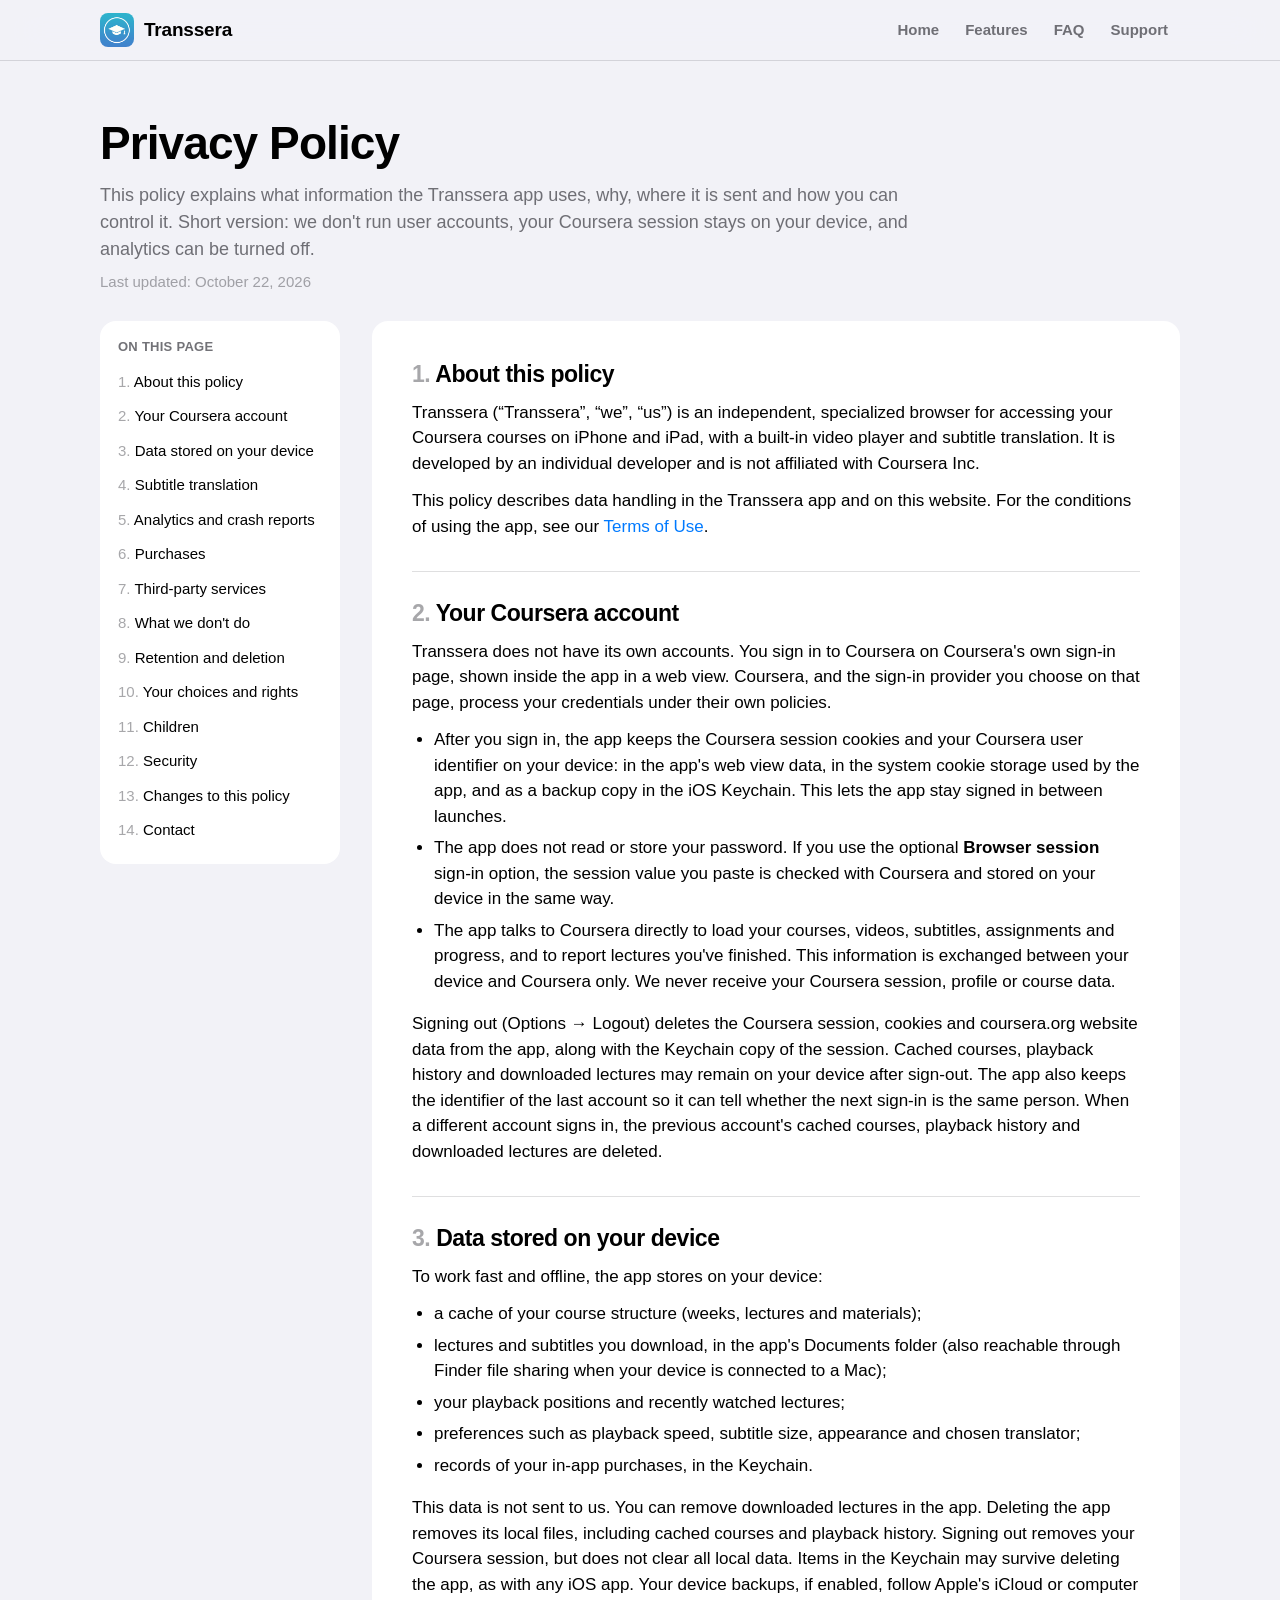
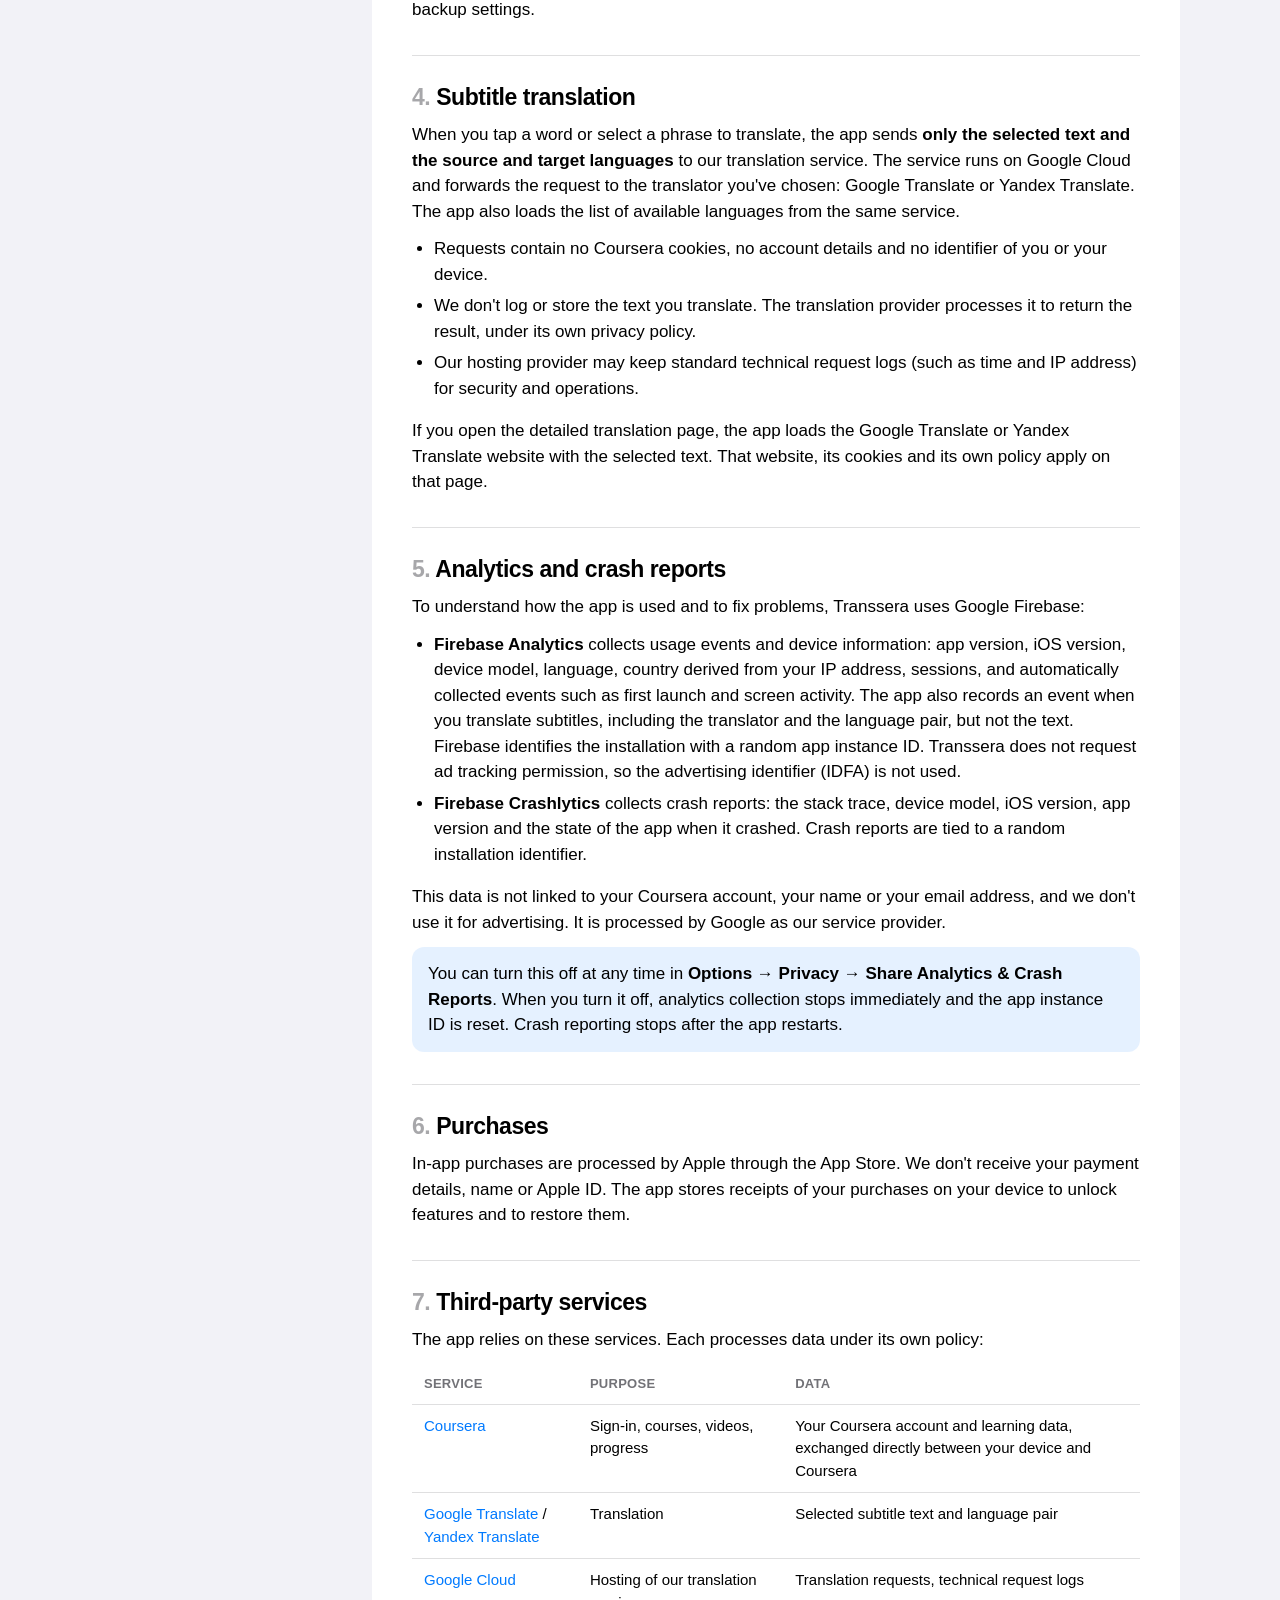
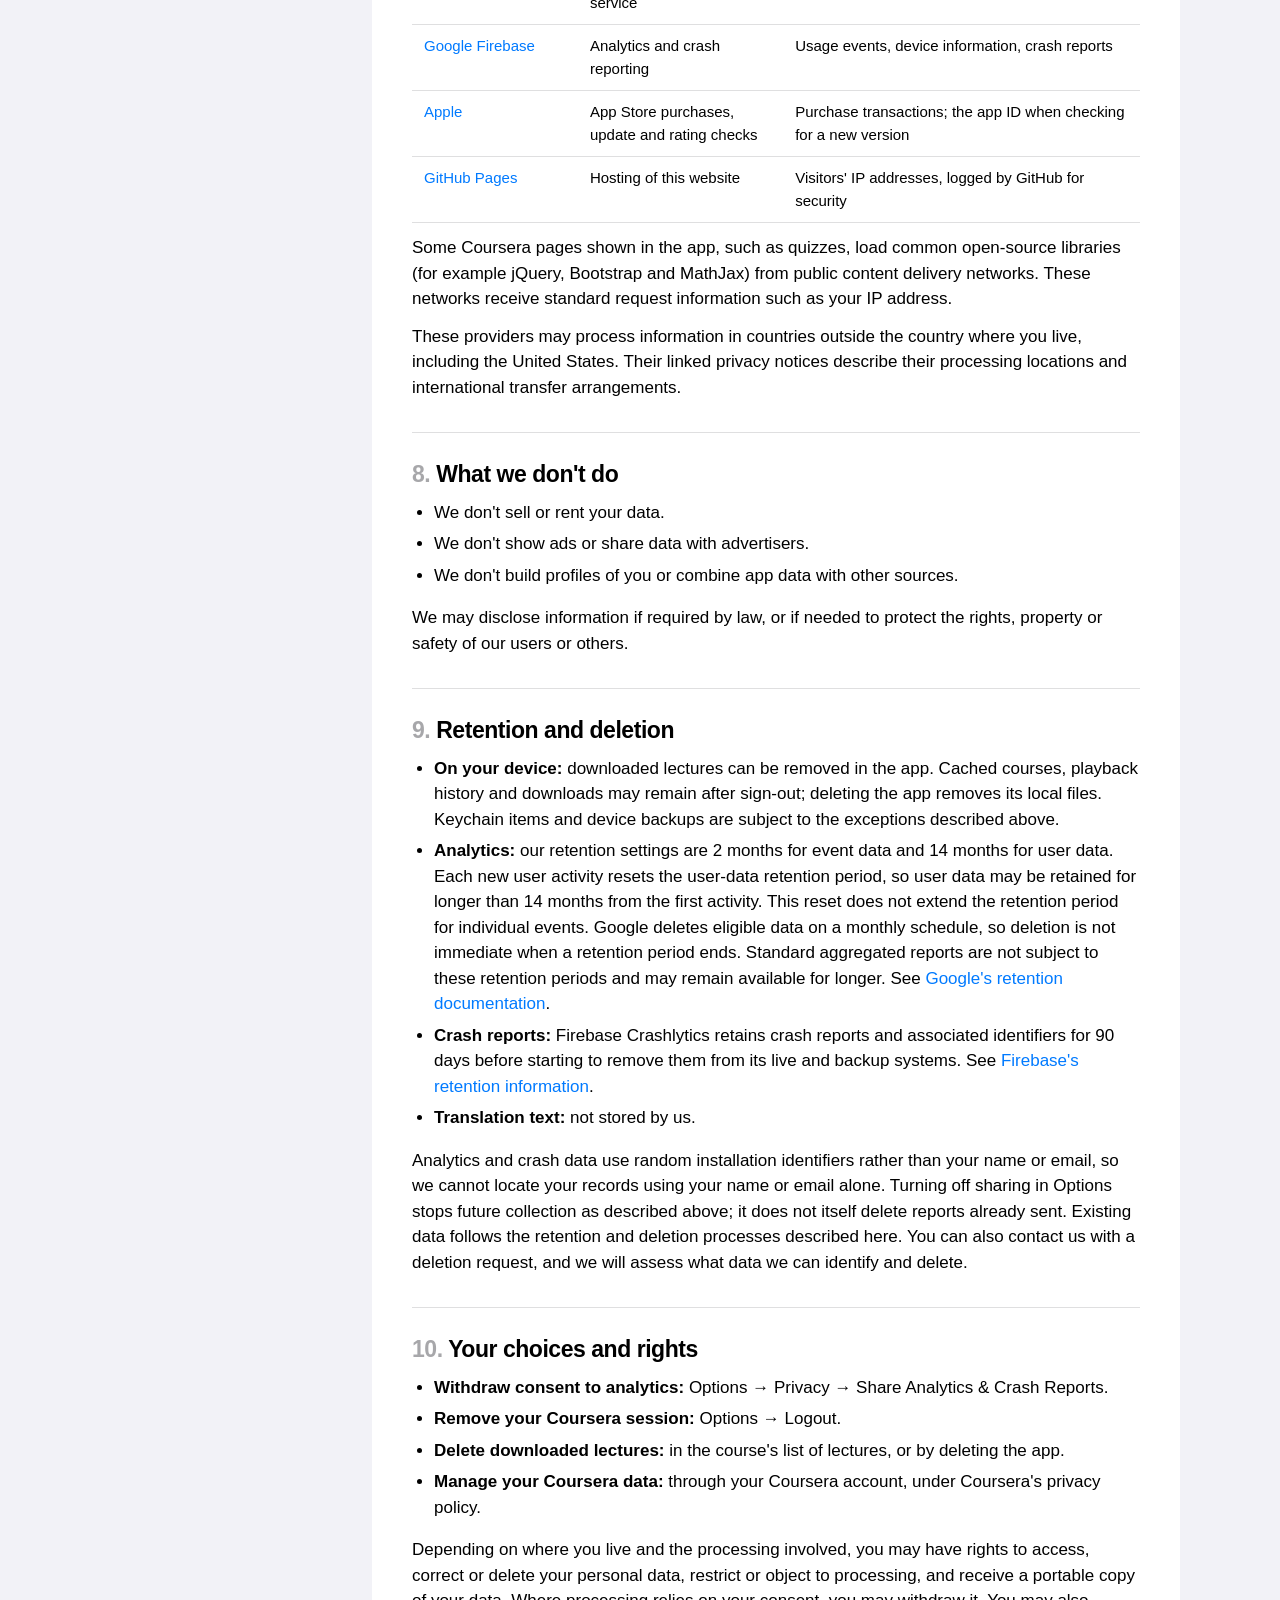
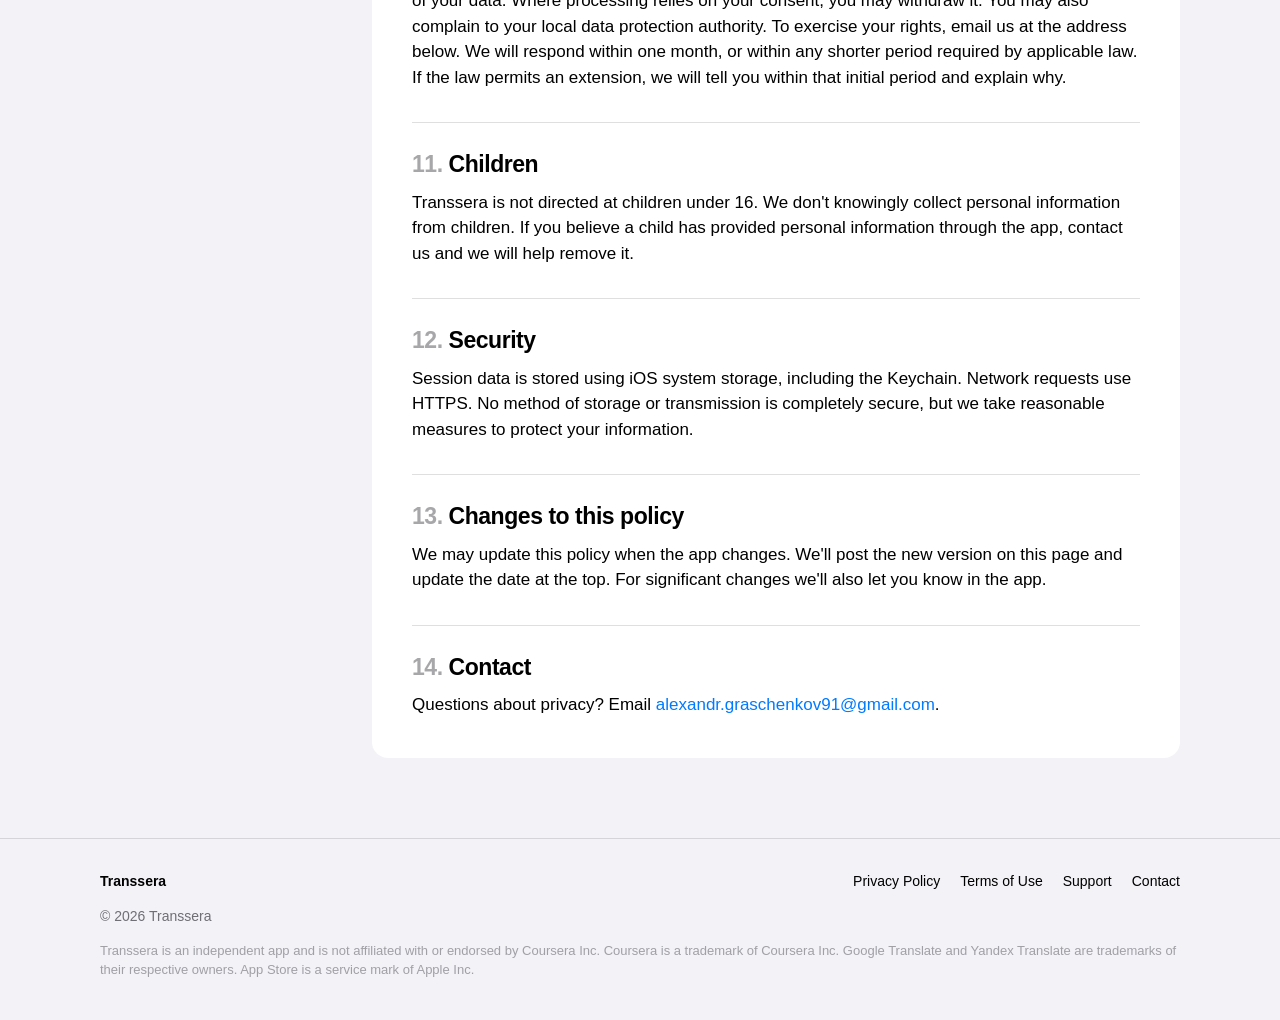
<file: privacy_policy.html>
<!DOCTYPE html>
<html lang="en">
<head>
  <meta charset="utf-8">
  <meta name="viewport" content="width=device-width, initial-scale=1">
  <title>Privacy Policy — Transsera</title>
  <meta name="description" content="How the Transsera iOS app handles your data: Coursera sign-in, subtitle translation, analytics and crash reports, purchases and your choices.">
  <meta name="theme-color" content="#2eb5ce">
  <meta property="og:type" content="article">
  <meta property="og:title" content="Transsera Privacy Policy">
  <meta property="og:description" content="What data the Transsera app uses, where it goes and how to control it.">
  <meta property="og:image" content="https://alexandrgraschenkov.github.io/transsera-web/assets/og-image.jpg">
  <meta property="og:url" content="https://alexandrgraschenkov.github.io/transsera-web/privacy_policy.html">
  <link rel="canonical" href="https://alexandrgraschenkov.github.io/transsera-web/privacy_policy.html">
  <link rel="icon" type="image/png" href="assets/favicon.png">
  <link rel="apple-touch-icon" href="assets/apple-touch-icon.png">
  <link rel="stylesheet" href="assets/style.css">
</head>
<body>
  <a class="skip" href="#main">Skip to content</a>
  <header class="site-header">
    <div class="wrap">
      <a class="brand" href="./" aria-label="Transsera home"><img src="assets/icon.png" alt="" width="34" height="34"><span>Transsera</span></a>
      <nav class="nav" aria-label="Main">
        <a href="./" class="nav-optional">Home</a>
        <a href="./#features">Features</a>
        <a href="./#faq">FAQ</a>
        <a href="support_page.html">Support</a>
      </nav>
    </div>
  </header>

  <main id="main">
    <div class="wrap">
      <div class="page-head">
        <h1>Privacy Policy</h1>
        <p>This policy explains what information the Transsera app uses, why, where it is sent and how you can control it. Short version: we don't run user accounts, your Coursera session stays on your device, and analytics can be turned off.</p>
        <p class="updated">Last updated: October 22, 2026</p>
      </div>

      <div class="doc-layout">
        <nav class="toc" aria-label="On this page">
          <b>On this page</b>
          <ol>
            <li><a href="#about">About this policy</a></li>
            <li><a href="#coursera">Your Coursera account</a></li>
            <li><a href="#device">Data stored on your device</a></li>
            <li><a href="#translation">Subtitle translation</a></li>
            <li><a href="#analytics">Analytics and crash reports</a></li>
            <li><a href="#purchases">Purchases</a></li>
            <li><a href="#third-parties">Third-party services</a></li>
            <li><a href="#sharing">What we don't do</a></li>
            <li><a href="#retention">Retention and deletion</a></li>
            <li><a href="#choices">Your choices and rights</a></li>
            <li><a href="#children">Children</a></li>
            <li><a href="#security">Security</a></li>
            <li><a href="#changes">Changes to this policy</a></li>
            <li><a href="#contact">Contact</a></li>
          </ol>
        </nav>

        <article class="doc">
          <section id="about">
            <h2>About this policy</h2>
            <p>Transsera (“Transsera”, “we”, “us”) is an independent, specialized browser for accessing your Coursera courses on iPhone and iPad, with a built-in video player and subtitle translation. It is developed by an individual developer and is not affiliated with Coursera Inc.</p>
            <p>This policy describes data handling in the Transsera app and on this website. For the conditions of using the app, see our <a href="terms.html">Terms of Use</a>.</p>
          </section>

          <section id="coursera">
            <h2>Your Coursera account</h2>
            <p>Transsera does not have its own accounts. You sign in to Coursera on Coursera's own sign-in page, shown inside the app in a web view. Coursera, and the sign-in provider you choose on that page, process your credentials under their own policies.</p>
            <ul>
              <li>After you sign in, the app keeps the Coursera session cookies and your Coursera user identifier on your device: in the app's web view data, in the system cookie storage used by the app, and as a backup copy in the iOS Keychain. This lets the app stay signed in between launches.</li>
              <li>The app does not read or store your password. If you use the optional <b>Browser session</b> sign-in option, the session value you paste is checked with Coursera and stored on your device in the same way.</li>
              <li>The app talks to Coursera directly to load your courses, videos, subtitles, assignments and progress, and to report lectures you've finished. This information is exchanged between your device and Coursera only. We never receive your Coursera session, profile or course data.</li>
            </ul>
            <p>Signing out (Options → Logout) deletes the Coursera session, cookies and coursera.org website data from the app, along with the Keychain copy of the session. Cached courses, playback history and downloaded lectures may remain on your device after sign-out. The app also keeps the identifier of the last account so it can tell whether the next sign-in is the same person. When a different account signs in, the previous account's cached courses, playback history and downloaded lectures are deleted.</p>
          </section>

          <section id="device">
            <h2>Data stored on your device</h2>
            <p>To work fast and offline, the app stores on your device:</p>
            <ul>
              <li>a cache of your course structure (weeks, lectures and materials);</li>
              <li>lectures and subtitles you download, in the app's Documents folder (also reachable through Finder file sharing when your device is connected to a Mac);</li>
              <li>your playback positions and recently watched lectures;</li>
              <li>preferences such as playback speed, subtitle size, appearance and chosen translator;</li>
              <li>records of your in-app purchases, in the Keychain.</li>
            </ul>
            <p>This data is not sent to us. You can remove downloaded lectures in the app. Deleting the app removes its local files, including cached courses and playback history. Signing out removes your Coursera session, but does not clear all local data. Items in the Keychain may survive deleting the app, as with any iOS app. Your device backups, if enabled, follow Apple's iCloud or computer backup settings.</p>
          </section>

          <section id="translation">
            <h2>Subtitle translation</h2>
            <p>When you tap a word or select a phrase to translate, the app sends <b>only the selected text and the source and target languages</b> to our translation service. The service runs on Google Cloud and forwards the request to the translator you've chosen: Google Translate or Yandex Translate. The app also loads the list of available languages from the same service.</p>
            <ul>
              <li>Requests contain no Coursera cookies, no account details and no identifier of you or your device.</li>
              <li>We don't log or store the text you translate. The translation provider processes it to return the result, under its own privacy policy.</li>
              <li>Our hosting provider may keep standard technical request logs (such as time and IP address) for security and operations.</li>
            </ul>
            <p>If you open the detailed translation page, the app loads the Google Translate or Yandex Translate website with the selected text. That website, its cookies and its own policy apply on that page.</p>
          </section>

          <section id="analytics">
            <h2>Analytics and crash reports</h2>
            <p>To understand how the app is used and to fix problems, Transsera uses Google Firebase:</p>
            <ul>
              <li><b>Firebase Analytics</b> collects usage events and device information: app version, iOS version, device model, language, country derived from your IP address, sessions, and automatically collected events such as first launch and screen activity. The app also records an event when you translate subtitles, including the translator and the language pair, but not the text. Firebase identifies the installation with a random app instance ID. Transsera does not request ad tracking permission, so the advertising identifier (IDFA) is not used.</li>
              <li><b>Firebase Crashlytics</b> collects crash reports: the stack trace, device model, iOS version, app version and the state of the app when it crashed. Crash reports are tied to a random installation identifier.</li>
            </ul>
            <p>This data is not linked to your Coursera account, your name or your email address, and we don't use it for advertising. It is processed by Google as our service provider.</p>
            <p class="note">You can turn this off at any time in <b>Options → Privacy → Share Analytics &amp; Crash Reports</b>. When you turn it off, analytics collection stops immediately and the app instance ID is reset. Crash reporting stops after the app restarts.</p>
          </section>

          <section id="purchases">
            <h2>Purchases</h2>
            <p>In-app purchases are processed by Apple through the App Store. We don't receive your payment details, name or Apple ID. The app stores receipts of your purchases on your device to unlock features and to restore them.</p>
          </section>

          <section id="third-parties">
            <h2>Third-party services</h2>
            <p>The app relies on these services. Each processes data under its own policy:</p>
            <div class="table-scroll">
              <table>
                <thead><tr><th>Service</th><th>Purpose</th><th>Data</th></tr></thead>
                <tbody>
                  <tr><td><a href="https://www.coursera.org/about/privacy" target="_blank" rel="noopener">Coursera</a></td><td>Sign-in, courses, videos, progress</td><td>Your Coursera account and learning data, exchanged directly between your device and Coursera</td></tr>
                  <tr><td><a href="https://policies.google.com/privacy" target="_blank" rel="noopener">Google Translate</a> / <a href="https://yandex.com/legal/confidential/" target="_blank" rel="noopener">Yandex Translate</a></td><td>Translation</td><td>Selected subtitle text and language pair</td></tr>
                  <tr><td><a href="https://cloud.google.com/terms/cloud-privacy-notice" target="_blank" rel="noopener">Google Cloud</a></td><td>Hosting of our translation service</td><td>Translation requests, technical request logs</td></tr>
                  <tr><td><a href="https://firebase.google.com/support/privacy" target="_blank" rel="noopener">Google Firebase</a></td><td>Analytics and crash reporting</td><td>Usage events, device information, crash reports</td></tr>
                  <tr><td><a href="https://www.apple.com/legal/privacy/" target="_blank" rel="noopener">Apple</a></td><td>App Store purchases, update and rating checks</td><td>Purchase transactions; the app ID when checking for a new version</td></tr>
                  <tr><td><a href="https://docs.github.com/en/site-policy/privacy-policies/github-general-privacy-statement" target="_blank" rel="noopener">GitHub Pages</a></td><td>Hosting of this website</td><td>Visitors' IP addresses, logged by GitHub for security</td></tr>
                </tbody>
              </table>
            </div>
            <p>Some Coursera pages shown in the app, such as quizzes, load common open-source libraries (for example jQuery, Bootstrap and MathJax) from public content delivery networks. These networks receive standard request information such as your IP address.</p>
            <p>These providers may process information in countries outside the country where you live, including the United States. Their linked privacy notices describe their processing locations and international transfer arrangements.</p>
          </section>

          <section id="sharing">
            <h2>What we don't do</h2>
            <ul>
              <li>We don't sell or rent your data.</li>
              <li>We don't show ads or share data with advertisers.</li>
              <li>We don't build profiles of you or combine app data with other sources.</li>
            </ul>
            <p>We may disclose information if required by law, or if needed to protect the rights, property or safety of our users or others.</p>
          </section>

          <section id="retention">
            <h2>Retention and deletion</h2>
            <ul>
              <li><b>On your device:</b> downloaded lectures can be removed in the app. Cached courses, playback history and downloads may remain after sign-out; deleting the app removes its local files. Keychain items and device backups are subject to the exceptions described above.</li>
              <li><b>Analytics:</b> our retention settings are 2 months for event data and 14 months for user data. Each new user activity resets the user-data retention period, so user data may be retained for longer than 14 months from the first activity. This reset does not extend the retention period for individual events. Google deletes eligible data on a monthly schedule, so deletion is not immediate when a retention period ends. Standard aggregated reports are not subject to these retention periods and may remain available for longer. See <a href="https://support.google.com/analytics/answer/7667196?hl=en" target="_blank" rel="noopener">Google's retention documentation</a>.</li>
              <li><b>Crash reports:</b> Firebase Crashlytics retains crash reports and associated identifiers for 90 days before starting to remove them from its live and backup systems. See <a href="https://firebase.google.com/support/privacy" target="_blank" rel="noopener">Firebase's retention information</a>.</li>
              <li><b>Translation text:</b> not stored by us.</li>
            </ul>
            <p>Analytics and crash data use random installation identifiers rather than your name or email, so we cannot locate your records using your name or email alone. Turning off sharing in Options stops future collection as described above; it does not itself delete reports already sent. Existing data follows the retention and deletion processes described here. You can also contact us with a deletion request, and we will assess what data we can identify and delete.</p>
          </section>

          <section id="choices">
            <h2>Your choices and rights</h2>
            <ul>
              <li><b>Withdraw consent to analytics:</b> Options → Privacy → Share Analytics &amp; Crash Reports.</li>
              <li><b>Remove your Coursera session:</b> Options → Logout.</li>
              <li><b>Delete downloaded lectures:</b> in the course's list of lectures, or by deleting the app.</li>
              <li><b>Manage your Coursera data:</b> through your Coursera account, under Coursera's privacy policy.</li>
            </ul>
            <p>Depending on where you live and the processing involved, you may have rights to access, correct or delete your personal data, restrict or object to processing, and receive a portable copy of your data. Where processing relies on your consent, you may withdraw it. You may also complain to your local data protection authority. To exercise your rights, email us at the address below. We will respond within one month, or within any shorter period required by applicable law. If the law permits an extension, we will tell you within that initial period and explain why.</p>
          </section>

          <section id="children">
            <h2>Children</h2>
            <p>Transsera is not directed at children under 16. We don't knowingly collect personal information from children. If you believe a child has provided personal information through the app, contact us and we will help remove it.</p>
          </section>

          <section id="security">
            <h2>Security</h2>
            <p>Session data is stored using iOS system storage, including the Keychain. Network requests use HTTPS. No method of storage or transmission is completely secure, but we take reasonable measures to protect your information.</p>
          </section>

          <section id="changes">
            <h2>Changes to this policy</h2>
            <p>We may update this policy when the app changes. We'll post the new version on this page and update the date at the top. For significant changes we'll also let you know in the app.</p>
          </section>

          <section id="contact">
            <h2>Contact</h2>
            <p>Questions about privacy? Email <a href="mailto:alexandr.graschenkov91@gmail.com?subject=Transsera%20Privacy">alexandr.graschenkov91@gmail.com</a>.</p>
          </section>
        </article>
      </div>
    </div>
  </main>

  <footer class="site-footer">
    <div class="wrap">
      <div class="footer-top">
        <strong style="color:var(--text)">Transsera</strong>
        <nav aria-label="Legal">
          <a href="privacy_policy.html" aria-current="page">Privacy Policy</a>
          <a href="terms.html">Terms of Use</a>
          <a href="support_page.html">Support</a>
          <a href="mailto:alexandr.graschenkov91@gmail.com?subject=Transsera%20App">Contact</a>
        </nav>
      </div>
      <p>© 2026 Transsera</p>
      <p class="disclaimer">Transsera is an independent app and is not affiliated with or endorsed by Coursera Inc. Coursera is a trademark of Coursera Inc. Google Translate and Yandex Translate are trademarks of their respective owners. App Store is a service mark of Apple Inc.</p>
    </div>
  </footer>
</body>
</html>
</file>
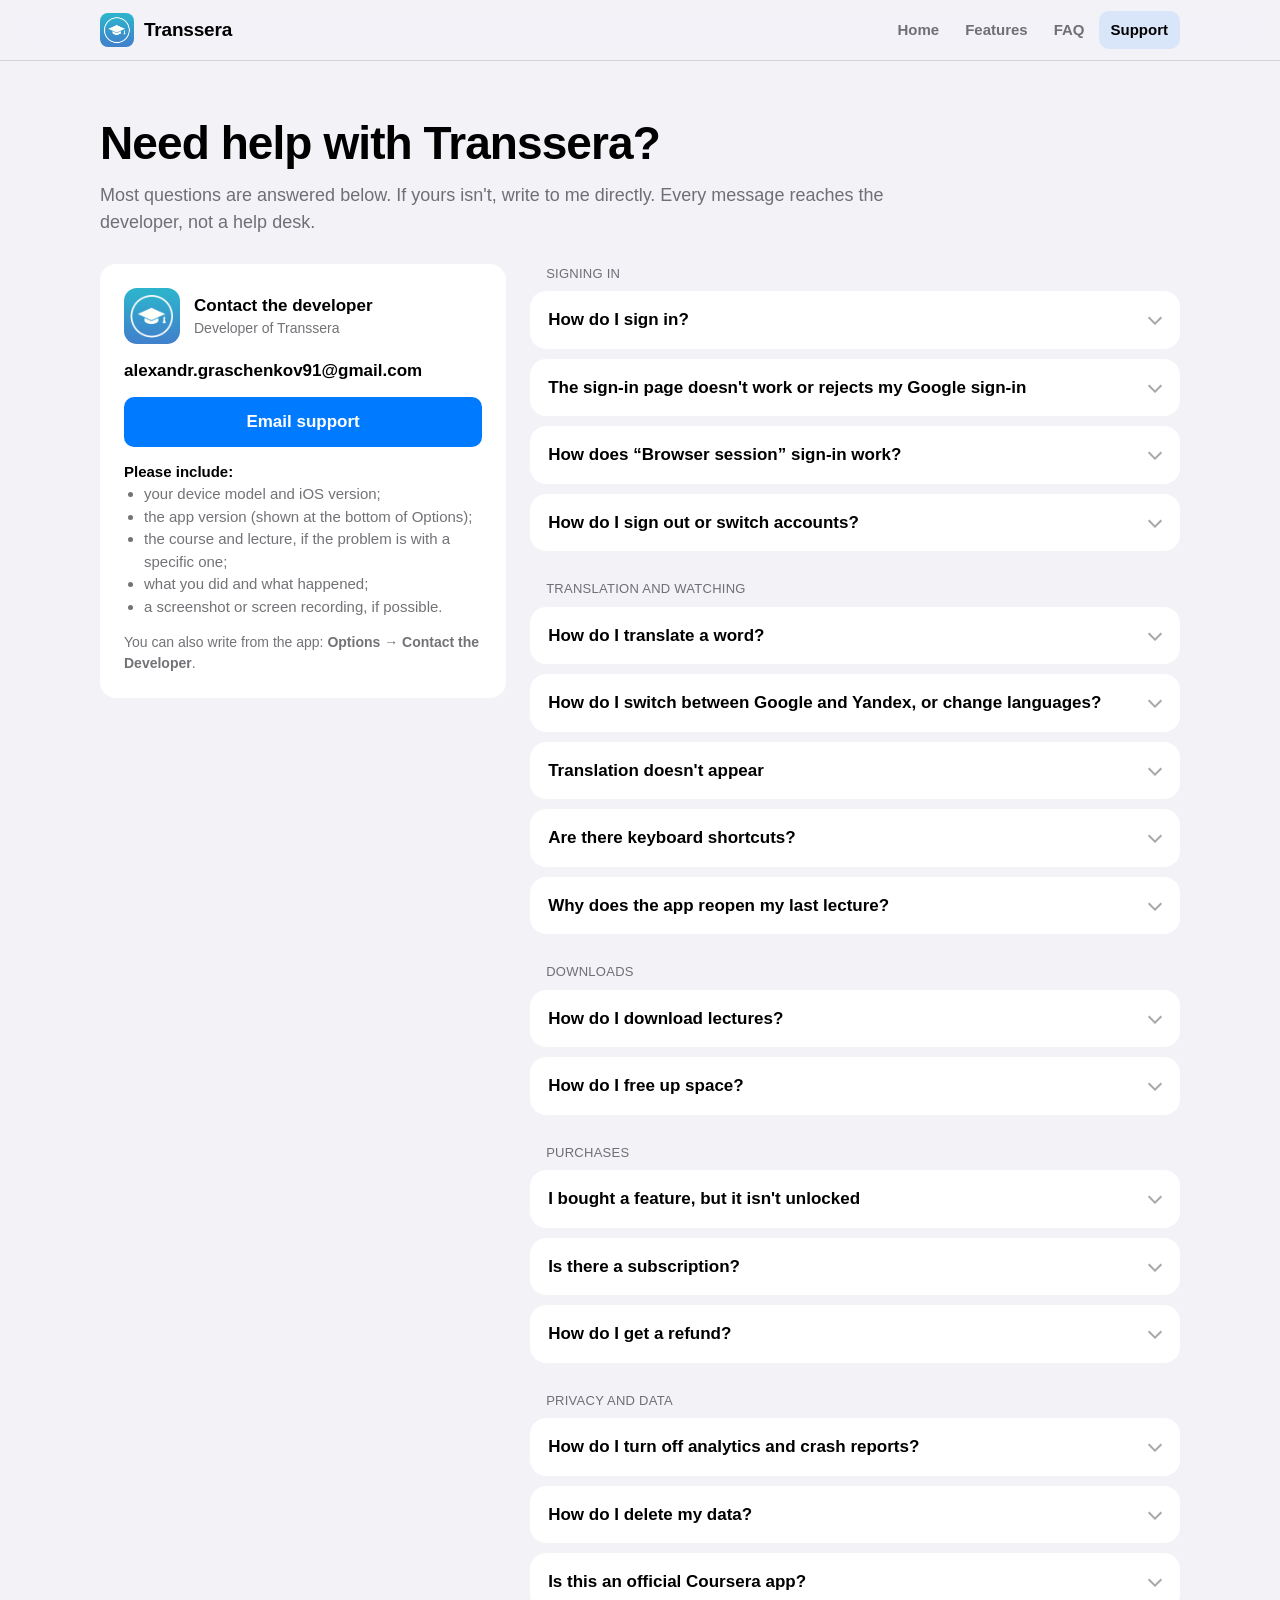
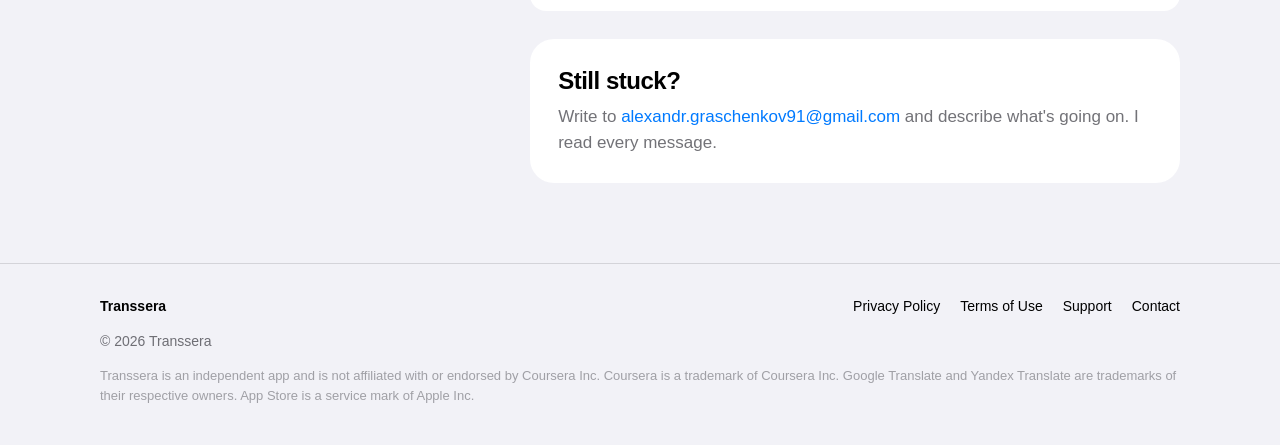
<file: support_page.html>
<!DOCTYPE html>
<html lang="en">
<head>
  <meta charset="utf-8">
  <meta name="viewport" content="width=device-width, initial-scale=1">
  <title>Support — Transsera</title>
  <meta name="description" content="Get help with Transsera: signing in to Coursera, subtitle translation, offline downloads, restoring purchases, keyboard shortcuts and privacy settings.">
  <meta name="theme-color" content="#2eb5ce">
  <meta property="og:type" content="website">
  <meta property="og:title" content="Transsera Support">
  <meta property="og:description" content="Answers to common questions and a direct line to the developer.">
  <meta property="og:image" content="https://alexandrgraschenkov.github.io/transsera-web/assets/og-image.jpg">
  <meta property="og:url" content="https://alexandrgraschenkov.github.io/transsera-web/support_page.html">
  <link rel="canonical" href="https://alexandrgraschenkov.github.io/transsera-web/support_page.html">
  <link rel="icon" type="image/png" href="assets/favicon.png">
  <link rel="apple-touch-icon" href="assets/apple-touch-icon.png">
  <link rel="stylesheet" href="assets/style.css">
</head>
<body>
  <a class="skip" href="#main">Skip to content</a>
  <header class="site-header">
    <div class="wrap">
      <a class="brand" href="./" aria-label="Transsera home"><img src="assets/icon.png" alt="" width="34" height="34"><span>Transsera</span></a>
      <nav class="nav" aria-label="Main">
        <a href="./" class="nav-optional">Home</a>
        <a href="./#features">Features</a>
        <a href="./#faq">FAQ</a>
        <a href="support_page.html" aria-current="page">Support</a>
      </nav>
    </div>
  </header>

  <main id="main">
    <div class="wrap">
      <div class="page-head">
        <h1>Need help with Transsera?</h1>
        <p>Most questions are answered below. If yours isn't, write to me directly. Every message reaches the developer, not a help desk.</p>
      </div>

      <div class="support-grid">
        <aside class="dev-card" aria-labelledby="contact-title">
          <div class="who">
            <img src="assets/icon.png" alt="" width="56" height="56">
            <div><b id="contact-title">Contact the developer</b><small>Developer of Transsera</small></div>
          </div>
          <span class="email">alexandr.graschenkov91@gmail.com</span>
          <a class="button" href="mailto:alexandr.graschenkov91@gmail.com?subject=Transsera%20App">Email support</a>
          <div>
            <p style="font-size:15px;font-weight:600">Please include:</p>
            <ul>
              <li>your device model and iOS version;</li>
              <li>the app version (shown at the bottom of Options);</li>
              <li>the course and lecture, if the problem is with a specific one;</li>
              <li>what you did and what happened;</li>
              <li>a screenshot or screen recording, if possible.</li>
            </ul>
          </div>
          <p style="font-size:14px;color:var(--text-2)">You can also write from the app: <b>Options → Contact the Developer</b>.</p>
        </aside>

        <div class="stack">
          <section aria-labelledby="sign-in">
            <p class="group-title" id="sign-in">Signing in</p>
            <div class="faq">
              <details>
                <summary>How do I sign in?</summary>
                <div class="answer"><p>Tap <b>Web Login</b> and sign in on Coursera's own page, just like on the website. Your password stays on Coursera's page. Transsera never sees it. After you sign in, the app keeps you signed in between launches.</p></div>
              </details>
              <details>
                <summary>The sign-in page doesn't work or rejects my Google sign-in</summary>
                <div class="answer">
                  <p>Tap <b>Trouble signing in?</b> on the sign-in screen. There you can:</p>
                  <ul>
                    <li><b>Try again</b> reloads the sign-in page without signing you out of anything.</li>
                    <li><b>Compatibility</b> lets you choose how the built-in browser presents itself to the website: <b>Standard</b> (recommended), <b>WebKit</b> or <b>Desktop</b>. Tap <b>Apply</b> to reopen the sign-in page in that mode.</li>
                    <li><b>Browser session</b> lets you sign in with a session from a browser on your computer (see the next question).</li>
                  </ul>
                  <p>Google sometimes refuses sign-in inside apps' built-in browsers. If that happens, try another compatibility mode, sign in with your Coursera email and password, or use a browser session.</p>
                </div>
              </details>
              <details>
                <summary>How does “Browser session” sign-in work?</summary>
                <div class="answer">
                  <ol style="margin:0;padding-left:20px">
                    <li>On your computer, sign in to coursera.org in your browser.</li>
                    <li>Open the browser's developer tools → Cookies → coursera.org.</li>
                    <li>Copy the value of the <b>CAUTH</b> cookie.</li>
                    <li>In the app, open <b>Trouble signing in? → Browser session</b>, paste the value and tap <b>Log in</b>.</li>
                  </ol>
                  <p>The value is a key to your account. Use only your own session and never share it with anyone, including me. Coursera may end the session earlier than expected, in which case just repeat the steps.</p>
                </div>
              </details>
              <details>
                <summary>How do I sign out or switch accounts?</summary>
                <div class="answer"><p>Open <b>Options → Logout</b>. This removes the Coursera session and coursera.org website data from the app. Then sign in with the other account. When a different account signs in, the previous account's downloaded lectures and cached courses are deleted from the device.</p></div>
              </details>
            </div>
          </section>

          <section aria-labelledby="watching">
            <p class="group-title" id="watching">Translation and watching</p>
            <div class="faq">
              <details>
                <summary>How do I translate a word?</summary>
                <div class="answer"><p>While a lecture plays with subtitles, tap a word, or select a phrase, in the subtitles. The translation appears above it. Tap the translation to open a detailed page from the translator. Word translation is part of the <b>Subtitles Translation</b> purchase.</p></div>
              </details>
              <details>
                <summary>How do I switch between Google and Yandex, or change languages?</summary>
                <div class="answer"><p>Choose the translator in <b>Options → Subtitle Translation</b>. Pick the language to translate into from the subtitle settings in the player. The list comes from the selected service, so it can differ between Google and Yandex.</p></div>
              </details>
              <details>
                <summary>Translation doesn't appear</summary>
                <div class="answer"><p>Translation needs an internet connection, even for downloaded lectures. Check your connection and try again. If the problem continues with one translator, switch to the other one in Options and let me know.</p></div>
              </details>
              <details>
                <summary>Are there keyboard shortcuts?</summary>
                <div class="answer">
                  <p>Yes, on iPad with an external keyboard:</p>
                  <div class="table-scroll">
                    <table>
                      <thead><tr><th>Key</th><th>Action</th></tr></thead>
                      <tbody>
                        <tr><td><kbd>Space</kbd></td><td>Pause / play</td></tr>
                        <tr><td><kbd>←</kbd> <kbd>→</kbd></td><td>Back / forward by the interval from settings (10 seconds by default)</td></tr>
                        <tr><td><kbd>Shift</kbd> + <kbd>←</kbd> <kbd>→</kbd></td><td>Back / forward 30 seconds</td></tr>
                        <tr><td><kbd>−</kbd> <kbd>=</kbd></td><td>Speed −0.05× / +0.05× (0.2× to 5×)</td></tr>
                        <tr><td><kbd>M</kbd></td><td>Mute / unmute</td></tr>
                        <tr><td><kbd>?</kbd></td><td>Show all shortcuts</td></tr>
                      </tbody>
                    </table>
                  </div>
                </div>
              </details>
              <details>
                <summary>Why does the app reopen my last lecture?</summary>
                <div class="answer"><p>On launch, Transsera returns to the last week you opened and highlights the last video, without starting playback. Tapping it continues from the saved second. A lecture is marked as watched after you play more than 90% of it or get within the last 20 seconds.</p></div>
              </details>
            </div>
          </section>

          <section aria-labelledby="offline">
            <p class="group-title" id="offline">Downloads</p>
            <div class="faq">
              <details>
                <summary>How do I download lectures?</summary>
                <div class="answer"><p>Tap the download button next to a lecture, or next to a week to download all of it. Downloads need the <b>Offline Mode</b> purchase. Downloaded lectures play without an internet connection, with their subtitles.</p></div>
              </details>
              <details>
                <summary>How do I free up space?</summary>
                <div class="answer"><p>Delete a single download, or all downloads of a week, with the delete button in the lecture list. Deleting the app removes all downloads.</p></div>
              </details>
            </div>
          </section>

          <section aria-labelledby="purchases">
            <p class="group-title" id="purchases">Purchases</p>
            <div class="faq">
              <details>
                <summary>I bought a feature, but it isn't unlocked</summary>
                <div class="answer"><p>Open <b>Options → Purchases</b> and tap <b>Restore purchase</b>. Make sure you're signed in to the App Store with the same Apple ID you used to buy. If it still doesn't work, email me with the date of the purchase. You'll find it in your App Store purchase history.</p></div>
              </details>
              <details>
                <summary>Is there a subscription?</summary>
                <div class="answer"><p>No. <b>Subtitles Translation</b> and <b>Offline Mode</b> are one-time purchases. Nothing renews or charges you again.</p></div>
              </details>
              <details>
                <summary>How do I get a refund?</summary>
                <div class="answer"><p>All payments are handled by Apple, so refunds are too. Request one at <a href="https://reportaproblem.apple.com/" target="_blank" rel="noopener">reportaproblem.apple.com</a>.</p></div>
              </details>
            </div>
          </section>

          <section aria-labelledby="privacy">
            <p class="group-title" id="privacy">Privacy and data</p>
            <div class="faq">
              <details>
                <summary>How do I turn off analytics and crash reports?</summary>
                <div class="answer"><p>Turn off <b>Options → Privacy → Share Analytics &amp; Crash Reports</b>. Analytics stop right away and crash reporting stops after the app restarts. See the <a href="privacy_policy.html#analytics">Privacy Policy</a> for details.</p></div>
              </details>
              <details>
                <summary>How do I delete my data?</summary>
                <div class="answer">
                  <ul>
                    <li><b>Options → Logout</b> removes your Coursera session from the app.</li>
                    <li>Deleting downloads, or deleting the app, removes lectures and cached course data from your device.</li>
                    <li>Turning off analytics and crash reporting stops future collection as described above; it does not delete reports already sent. Retention and deletion follow the processes described in the <a href="privacy_policy.html#retention">Privacy Policy</a>. You can also email us with a deletion request.</li>
                    <li>Your Coursera account and its data are managed on coursera.org.</li>
                  </ul>
                </div>
              </details>
              <details>
                <summary>Is this an official Coursera app?</summary>
                <div class="answer"><p>No. Transsera is an independent, specialized browser for accessing your Coursera courses and is not affiliated with Coursera Inc. For questions about course content, grades, certificates or your Coursera account, contact <a href="https://www.coursera.support/" target="_blank" rel="noopener">Coursera support</a>.</p></div>
              </details>
            </div>
          </section>

          <div class="final-cta" style="text-align:left;padding:28px">
            <h2 style="font-size:24px">Still stuck?</h2>
            <p>Write to <a href="mailto:alexandr.graschenkov91@gmail.com?subject=Transsera%20App">alexandr.graschenkov91@gmail.com</a> and describe what's going on. I read every message.</p>
          </div>
        </div>
      </div>
    </div>
  </main>

  <footer class="site-footer">
    <div class="wrap">
      <div class="footer-top">
        <strong style="color:var(--text)">Transsera</strong>
        <nav aria-label="Legal">
          <a href="privacy_policy.html">Privacy Policy</a>
          <a href="terms.html">Terms of Use</a>
          <a href="support_page.html" aria-current="page">Support</a>
          <a href="mailto:alexandr.graschenkov91@gmail.com?subject=Transsera%20App">Contact</a>
        </nav>
      </div>
      <p>© 2026 Transsera</p>
      <p class="disclaimer">Transsera is an independent app and is not affiliated with or endorsed by Coursera Inc. Coursera is a trademark of Coursera Inc. Google Translate and Yandex Translate are trademarks of their respective owners. App Store is a service mark of Apple Inc.</p>
    </div>
  </footer>
</body>
</html>
</file>
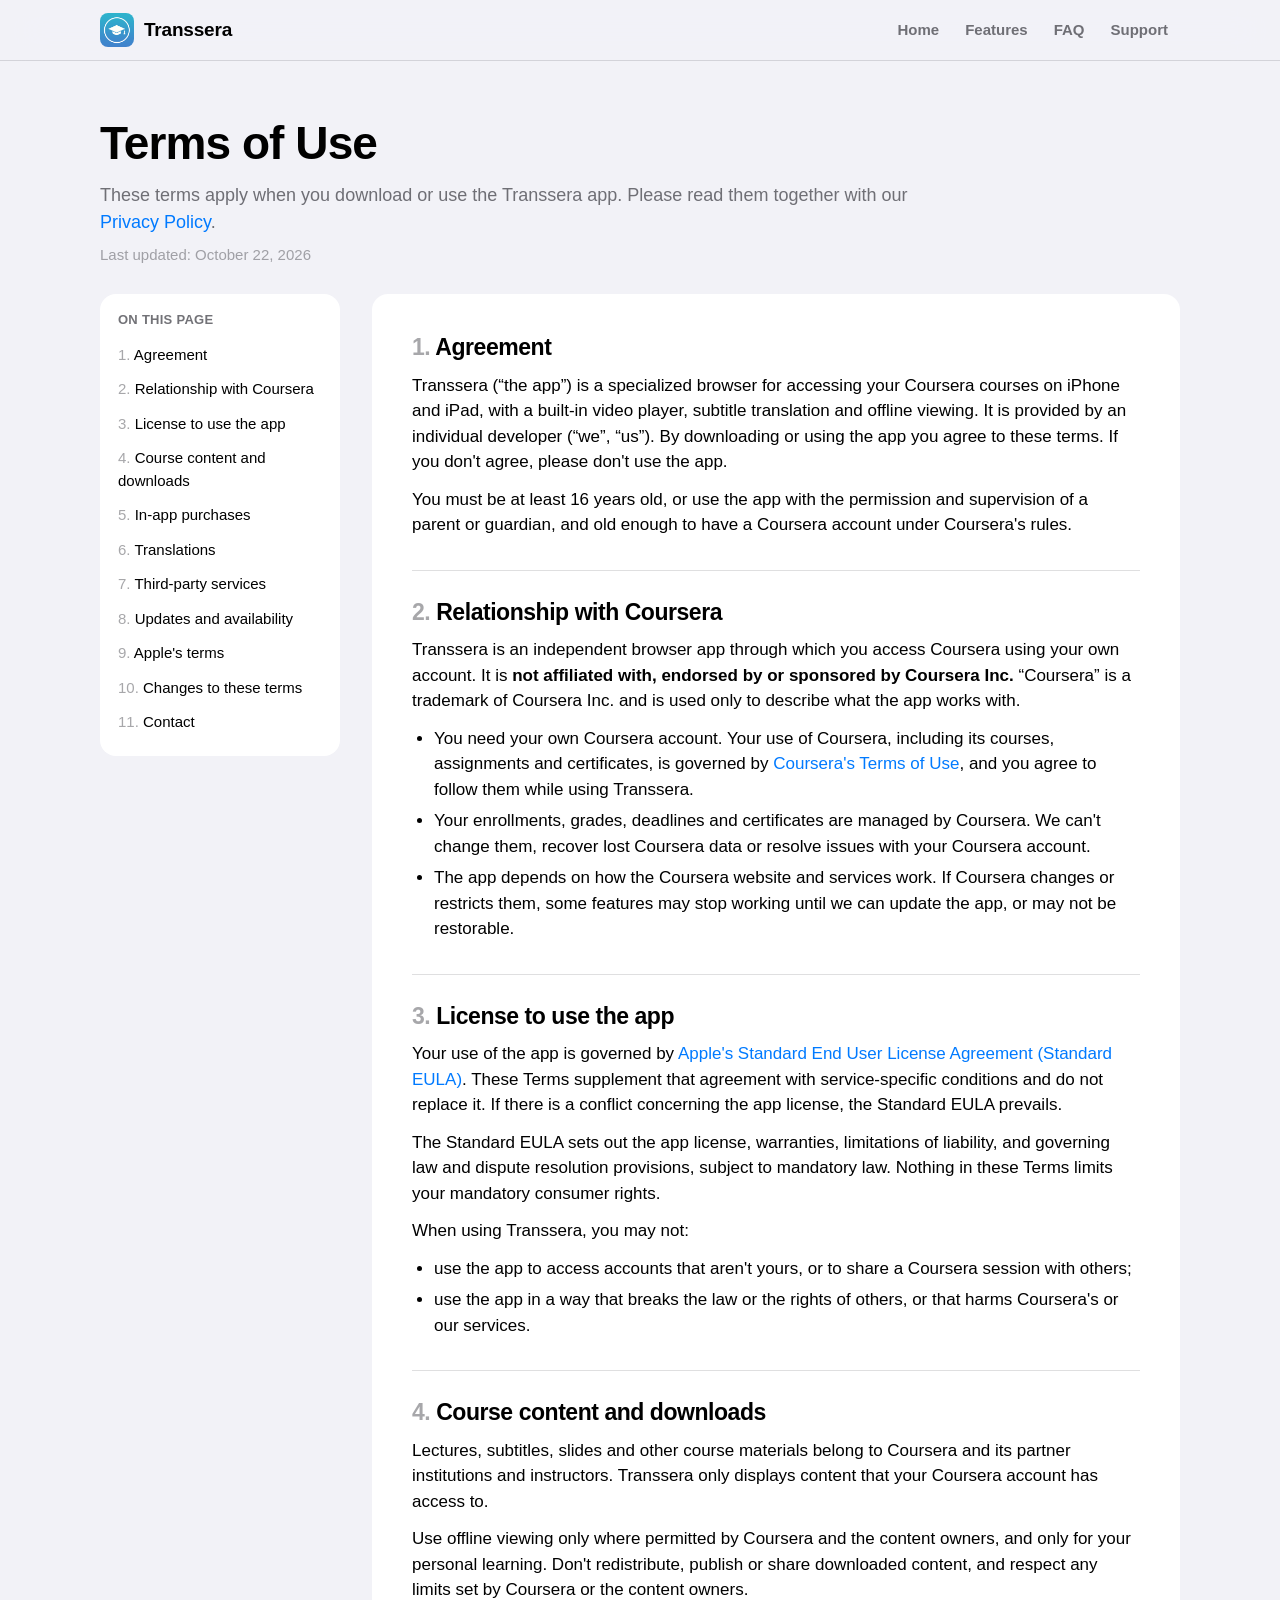
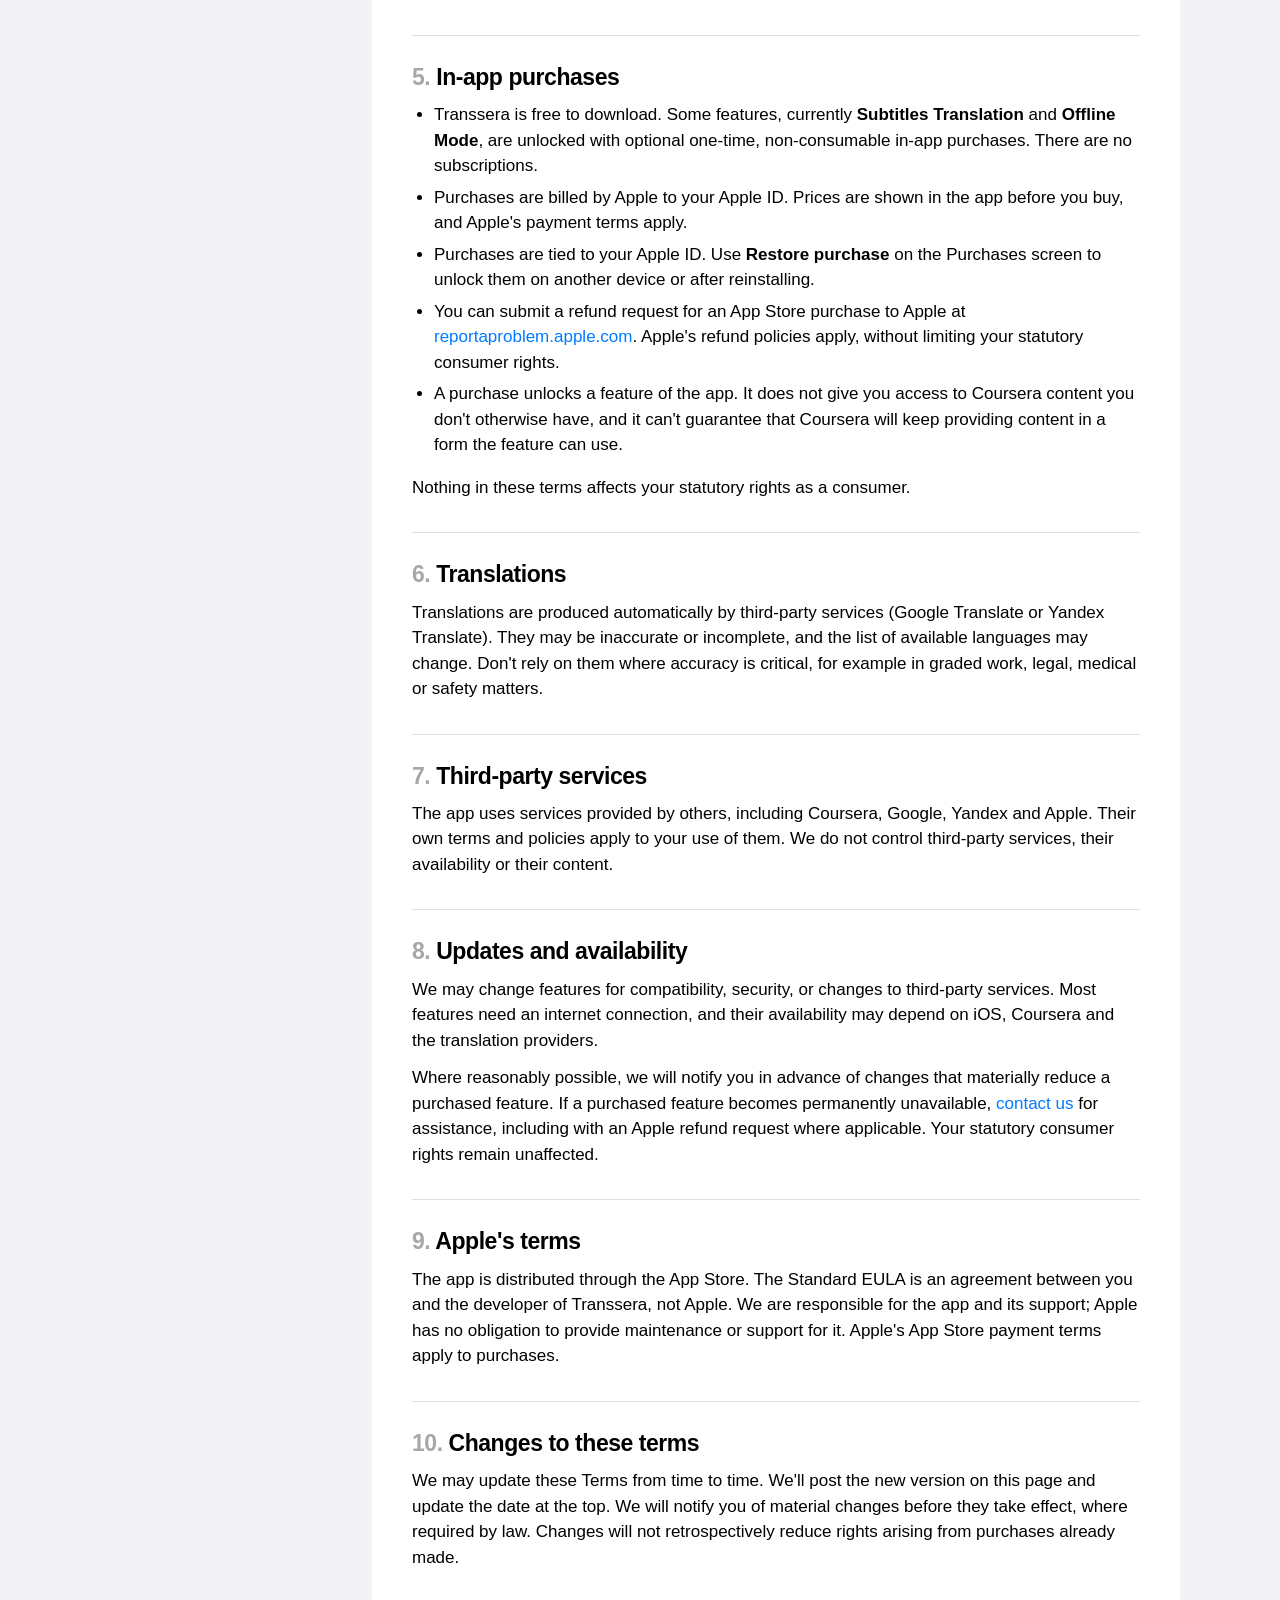
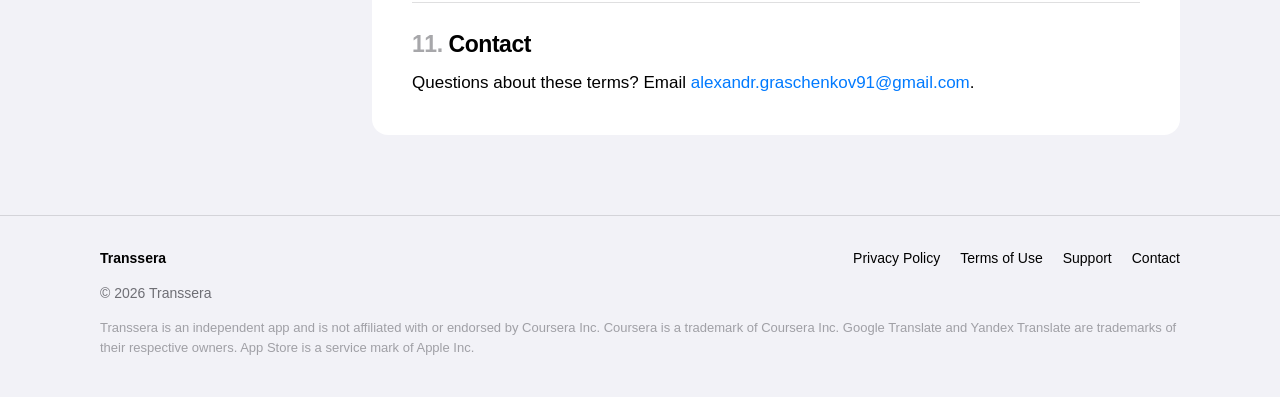
<file: terms.html>
<!DOCTYPE html>
<html lang="en">
<head>
  <meta charset="utf-8">
  <meta name="viewport" content="width=device-width, initial-scale=1">
  <title>Terms of Use — Transsera</title>
  <meta name="description" content="Terms of Use for the Transsera iOS app: Apple's Standard EULA, Coursera, course content, in-app purchases, translations and service changes.">
  <meta name="theme-color" content="#2eb5ce">
  <meta property="og:type" content="article">
  <meta property="og:title" content="Transsera Terms of Use">
  <meta property="og:description" content="The terms that apply when you use the Transsera app.">
  <meta property="og:image" content="https://alexandrgraschenkov.github.io/transsera-web/assets/og-image.jpg">
  <meta property="og:url" content="https://alexandrgraschenkov.github.io/transsera-web/terms.html">
  <link rel="canonical" href="https://alexandrgraschenkov.github.io/transsera-web/terms.html">
  <link rel="icon" type="image/png" href="assets/favicon.png">
  <link rel="apple-touch-icon" href="assets/apple-touch-icon.png">
  <link rel="stylesheet" href="assets/style.css">
</head>
<body>
  <a class="skip" href="#main">Skip to content</a>
  <header class="site-header">
    <div class="wrap">
      <a class="brand" href="./" aria-label="Transsera home"><img src="assets/icon.png" alt="" width="34" height="34"><span>Transsera</span></a>
      <nav class="nav" aria-label="Main">
        <a href="./" class="nav-optional">Home</a>
        <a href="./#features">Features</a>
        <a href="./#faq">FAQ</a>
        <a href="support_page.html">Support</a>
      </nav>
    </div>
  </header>

  <main id="main">
    <div class="wrap">
      <div class="page-head">
        <h1>Terms of Use</h1>
        <p>These terms apply when you download or use the Transsera app. Please read them together with our <a href="privacy_policy.html">Privacy Policy</a>.</p>
        <p class="updated">Last updated: October 22, 2026</p>
      </div>

      <div class="doc-layout">
        <nav class="toc" aria-label="On this page">
          <b>On this page</b>
          <ol>
            <li><a href="#agreement">Agreement</a></li>
            <li><a href="#coursera">Relationship with Coursera</a></li>
            <li><a href="#license">License to use the app</a></li>
            <li><a href="#content">Course content and downloads</a></li>
            <li><a href="#purchases">In-app purchases</a></li>
            <li><a href="#translation">Translations</a></li>
            <li><a href="#third-party">Third-party services</a></li>
            <li><a href="#availability">Updates and availability</a></li>
            <li><a href="#apple">Apple's terms</a></li>
            <li><a href="#changes">Changes to these terms</a></li>
            <li><a href="#contact">Contact</a></li>
          </ol>
        </nav>

        <article class="doc">
          <section id="agreement">
            <h2>Agreement</h2>
            <p>Transsera (“the app”) is a specialized browser for accessing your Coursera courses on iPhone and iPad, with a built-in video player, subtitle translation and offline viewing. It is provided by an individual developer (“we”, “us”). By downloading or using the app you agree to these terms. If you don't agree, please don't use the app.</p>
            <p>You must be at least 16 years old, or use the app with the permission and supervision of a parent or guardian, and old enough to have a Coursera account under Coursera's rules.</p>
          </section>

          <section id="coursera">
            <h2>Relationship with Coursera</h2>
            <p>Transsera is an independent browser app through which you access Coursera using your own account. It is <b>not affiliated with, endorsed by or sponsored by Coursera Inc.</b> “Coursera” is a trademark of Coursera Inc. and is used only to describe what the app works with.</p>
            <ul>
              <li>You need your own Coursera account. Your use of Coursera, including its courses, assignments and certificates, is governed by <a href="https://www.coursera.org/about/terms" target="_blank" rel="noopener">Coursera's Terms of Use</a>, and you agree to follow them while using Transsera.</li>
              <li>Your enrollments, grades, deadlines and certificates are managed by Coursera. We can't change them, recover lost Coursera data or resolve issues with your Coursera account.</li>
              <li>The app depends on how the Coursera website and services work. If Coursera changes or restricts them, some features may stop working until we can update the app, or may not be restorable.</li>
            </ul>
          </section>

          <section id="license">
            <h2>License to use the app</h2>
            <p>Your use of the app is governed by <a href="https://www.apple.com/legal/internet-services/itunes/dev/stdeula/" target="_blank" rel="noopener">Apple's Standard End User License Agreement (Standard EULA)</a>. These Terms supplement that agreement with service-specific conditions and do not replace it. If there is a conflict concerning the app license, the Standard EULA prevails.</p>
            <p>The Standard EULA sets out the app license, warranties, limitations of liability, and governing law and dispute resolution provisions, subject to mandatory law. Nothing in these Terms limits your mandatory consumer rights.</p>
            <p>When using Transsera, you may not:</p>
            <ul>
              <li>use the app to access accounts that aren't yours, or to share a Coursera session with others;</li>
              <li>use the app in a way that breaks the law or the rights of others, or that harms Coursera's or our services.</li>
            </ul>
          </section>

          <section id="content">
            <h2>Course content and downloads</h2>
            <p>Lectures, subtitles, slides and other course materials belong to Coursera and its partner institutions and instructors. Transsera only displays content that your Coursera account has access to.</p>
            <p>Use offline viewing only where permitted by Coursera and the content owners, and only for your personal learning. Don't redistribute, publish or share downloaded content, and respect any limits set by Coursera or the content owners.</p>
          </section>

          <section id="purchases">
            <h2>In-app purchases</h2>
            <ul>
              <li>Transsera is free to download. Some features, currently <b>Subtitles Translation</b> and <b>Offline Mode</b>, are unlocked with optional one-time, non-consumable in-app purchases. There are no subscriptions.</li>
              <li>Purchases are billed by Apple to your Apple ID. Prices are shown in the app before you buy, and Apple's payment terms apply.</li>
              <li>Purchases are tied to your Apple ID. Use <b>Restore purchase</b> on the Purchases screen to unlock them on another device or after reinstalling.</li>
              <li>You can submit a refund request for an App Store purchase to Apple at <a href="https://reportaproblem.apple.com/" target="_blank" rel="noopener">reportaproblem.apple.com</a>. Apple's refund policies apply, without limiting your statutory consumer rights.</li>
              <li>A purchase unlocks a feature of the app. It does not give you access to Coursera content you don't otherwise have, and it can't guarantee that Coursera will keep providing content in a form the feature can use.</li>
            </ul>
            <p>Nothing in these terms affects your statutory rights as a consumer.</p>
          </section>

          <section id="translation">
            <h2>Translations</h2>
            <p>Translations are produced automatically by third-party services (Google Translate or Yandex Translate). They may be inaccurate or incomplete, and the list of available languages may change. Don't rely on them where accuracy is critical, for example in graded work, legal, medical or safety matters.</p>
          </section>

          <section id="third-party">
            <h2>Third-party services</h2>
            <p>The app uses services provided by others, including Coursera, Google, Yandex and Apple. Their own terms and policies apply to your use of them. We do not control third-party services, their availability or their content.</p>
          </section>

          <section id="availability">
            <h2>Updates and availability</h2>
            <p>We may change features for compatibility, security, or changes to third-party services. Most features need an internet connection, and their availability may depend on iOS, Coursera and the translation providers.</p>
            <p>Where reasonably possible, we will notify you in advance of changes that materially reduce a purchased feature. If a purchased feature becomes permanently unavailable, <a href="#contact">contact us</a> for assistance, including with an Apple refund request where applicable. Your statutory consumer rights remain unaffected.</p>
          </section>

          <section id="apple">
            <h2>Apple's terms</h2>
            <p>The app is distributed through the App Store. The Standard EULA is an agreement between you and the developer of Transsera, not Apple. We are responsible for the app and its support; Apple has no obligation to provide maintenance or support for it. Apple's App Store payment terms apply to purchases.</p>
          </section>

          <section id="changes">
            <h2>Changes to these terms</h2>
            <p>We may update these Terms from time to time. We'll post the new version on this page and update the date at the top. We will notify you of material changes before they take effect, where required by law. Changes will not retrospectively reduce rights arising from purchases already made.</p>
          </section>

          <section id="contact">
            <h2>Contact</h2>
            <p>Questions about these terms? Email <a href="mailto:alexandr.graschenkov91@gmail.com?subject=Transsera%20Terms">alexandr.graschenkov91@gmail.com</a>.</p>
          </section>
        </article>
      </div>
    </div>
  </main>

  <footer class="site-footer">
    <div class="wrap">
      <div class="footer-top">
        <strong style="color:var(--text)">Transsera</strong>
        <nav aria-label="Legal">
          <a href="privacy_policy.html">Privacy Policy</a>
          <a href="terms.html" aria-current="page">Terms of Use</a>
          <a href="support_page.html">Support</a>
          <a href="mailto:alexandr.graschenkov91@gmail.com?subject=Transsera%20App">Contact</a>
        </nav>
      </div>
      <p>© 2026 Transsera</p>
      <p class="disclaimer">Transsera is an independent app and is not affiliated with or endorsed by Coursera Inc. Coursera is a trademark of Coursera Inc. Google Translate and Yandex Translate are trademarks of their respective owners. App Store is a service mark of Apple Inc.</p>
    </div>
  </footer>
</body>
</html>
</file>
<file: assets/style.css>
/* Transsera — iOS-like tokens shared with the app (DesignTokens.swift). */
:root {
  color-scheme: light dark;
  --bg: #f2f2f7;
  --card: #ffffff;
  --card-2: #f7f7fa;
  --text: #000000;
  --text-2: rgba(60, 60, 67, 0.72);
  --text-3: rgba(60, 60, 67, 0.45);
  --separator: rgba(60, 60, 67, 0.16);
  --accent: #007aff;
  --accent-soft: rgba(0, 122, 255, 0.1);
  --brand-1: #2eb5ce;
  --brand-2: #4183cc;
  --green: #34c759;
  --orange: #ff9500;
  --yellow: #ffcc00;
  --indigo: #5856d6;
  --gray: #8e8e93;
  --nav: rgba(242, 242, 247, 0.82);
  --radius-card: 16px;
  --radius-control: 10px;
  --radius-icon: 7px;
  --content: 1080px;
  font-family: -apple-system, BlinkMacSystemFont, "SF Pro Text", "Segoe UI", Roboto, "Helvetica Neue", Arial, sans-serif;
  -webkit-text-size-adjust: 100%;
}

@media (prefers-color-scheme: dark) {
  :root {
    --bg: #000000;
    --card: #1c1c1e;
    --card-2: #2c2c2e;
    --text: #ffffff;
    --text-2: rgba(235, 235, 245, 0.72);
    --text-3: rgba(235, 235, 245, 0.42);
    --separator: rgba(84, 84, 88, 0.6);
    --accent: #0a84ff;
    --accent-soft: rgba(10, 132, 255, 0.16);
    --green: #30d158;
    --orange: #ff9f0a;
    --yellow: #ffd60a;
    --indigo: #5e5ce6;
    --nav: rgba(0, 0, 0, 0.78);
    --brand-1: #1f93ab;
    --brand-2: #2e6dc7;
  }
}

* { box-sizing: border-box; }
html { scroll-behavior: smooth; scroll-padding-top: 72px; }
body {
  margin: 0;
  min-height: 100vh;
  display: flex;
  flex-direction: column;
  background: var(--bg);
  color: var(--text);
  font-size: 17px;
  line-height: 1.5;
}
main { flex: 1; }
img { display: block; max-width: 100%; }
a { color: var(--accent); text-decoration: none; }
a:hover { text-decoration: underline; }
:focus-visible { outline: 3px solid var(--accent); outline-offset: 2px; border-radius: 6px; }
h1, h2, h3 { line-height: 1.15; letter-spacing: -0.02em; margin: 0; }
p { margin: 0; }

.wrap { width: min(var(--content), calc(100% - 32px)); margin-inline: auto; }
.skip { position: absolute; left: -999px; top: 8px; z-index: 100; background: var(--card); padding: 8px 14px; border-radius: 8px; }
.skip:focus { left: 16px; }

/* Header: translucent like a UINavigationBar */
.site-header {
  position: sticky;
  top: 0;
  z-index: 20;
  background: var(--nav);
  -webkit-backdrop-filter: saturate(180%) blur(20px);
  backdrop-filter: saturate(180%) blur(20px);
  border-bottom: 0.5px solid var(--separator);
}
.site-header .wrap { display: flex; align-items: center; justify-content: space-between; gap: 12px; min-height: 60px; }
.brand { display: inline-flex; align-items: center; gap: 10px; color: var(--text); font-weight: 700; font-size: 19px; letter-spacing: -0.01em; }
.brand:hover { text-decoration: none; }
.brand img { width: 34px; height: 34px; border-radius: 8px; }
.nav { display: flex; gap: 2px; flex-wrap: wrap; justify-content: flex-end; }
.nav a { color: var(--text-2); font-weight: 600; font-size: 15px; padding: 8px 12px; border-radius: var(--radius-control); }
.nav a:hover, .nav a[aria-current="page"] { color: var(--text); background: var(--accent-soft); text-decoration: none; }
@media (max-width: 560px) {
  .nav { flex-wrap: nowrap; }
  .nav .nav-optional { display: none; }
  .nav a { padding: 8px 8px; font-size: 14px; }
  .brand { font-size: 17px; }
}
@media (max-width: 340px) {
  .brand span { display: none; }
}

/* Hero */
.hero {
  position: relative;
  overflow: hidden;
  color: #fff;
  background: linear-gradient(180deg, var(--brand-1) 0%, var(--brand-2) 100%);
}
.hero::after {
  content: "";
  position: absolute;
  inset: auto -20% -60% auto;
  width: 720px;
  height: 720px;
  border: 28px solid rgba(255, 255, 255, 0.12);
  border-radius: 50%;
  pointer-events: none;
}
.hero .wrap { position: relative; z-index: 1; display: grid; grid-template-columns: minmax(0, 1fr) minmax(0, 1.05fr); gap: 48px; align-items: center; padding: 72px 0 80px; }
.hero-icon { width: 76px; height: 76px; border-radius: 18px; box-shadow: 0 0 0 1px rgba(255, 255, 255, 0.35); margin-bottom: 24px; }
.hero h1 { font-size: clamp(34px, 5vw, 54px); font-weight: 800; }
.hero .lead { margin-top: 18px; font-size: 19px; color: rgba(255, 255, 255, 0.9); max-width: 34em; }
.cta { margin-top: 28px; display: flex; flex-wrap: wrap; align-items: center; gap: 16px; }
.badge img { height: 52px; width: auto; }
.meta { margin-top: 16px; font-size: 14px; color: rgba(255, 255, 255, 0.82); }
@media (max-width: 860px) {
  .hero .wrap { grid-template-columns: 1fr; gap: 40px; padding: 48px 0 56px; }
}

/* Player mock: landscape device with a subtitle translation popup */
.device {
  background: #111;
  border-radius: 28px;
  padding: 14px;
  box-shadow: 0 0 0 1px rgba(255, 255, 255, 0.25), 0 30px 60px -30px rgba(0, 0, 0, 0.5);
}
.screen {
  position: relative;
  aspect-ratio: 16 / 10;
  border-radius: 18px;
  overflow: hidden;
  background:
    radial-gradient(circle at 74% 38%, rgba(255, 255, 255, 0.10) 0, transparent 34%),
    linear-gradient(135deg, #3b4252 0%, #1f242d 55%, #14171c 100%);
  font-family: -apple-system, BlinkMacSystemFont, "SF Pro Text", "Segoe UI", Roboto, sans-serif;
  container-type: inline-size;
}
.slide {
  position: absolute;
  left: 7%;
  top: 12%;
  width: 46%;
  height: 46%;
  background: #f4f4f1;
  border-radius: 6px;
  padding: 5% 6%;
  color: #1d1d1f;
  display: flex;
  flex-direction: column;
  gap: 2cqw;
}
.slide b { font-size: 4.4cqw; letter-spacing: -0.01em; }
.slide i { display: block; flex: none; height: 1.3cqw; border-radius: 1cqw; background: #d7d9de; }
.slide i:nth-child(3) { width: 82%; }
.slide i:nth-child(4) { width: 64%; }
.slide .formula { font: italic 600 3.1cqw / 1 "Times New Roman", Georgia, serif; white-space: nowrap; color: #2e6dc7; margin-top: auto; }
.speaker { position: absolute; right: 9%; top: 20%; width: 22%; aspect-ratio: 1; border-radius: 50%; background: radial-gradient(circle at 50% 38%, #c9a68a 0 22%, transparent 23%), radial-gradient(ellipse at 50% 100%, #2b3340 0 52%, transparent 53%); opacity: 0.85; }
.player-bar { position: absolute; left: 4%; right: 4%; top: 5%; display: flex; align-items: center; gap: 10px; color: rgba(255, 255, 255, 0.85); font-size: 2.6cqw; font-variant-numeric: tabular-nums; }
.player-bar .track { flex: 1; height: 3px; border-radius: 2px; background: rgba(255, 255, 255, 0.25); position: relative; }
.player-bar .track::before { content: ""; position: absolute; inset: 0 62% 0 0; border-radius: 2px; background: #fff; }
.subtitle {
  position: absolute;
  left: 50%;
  bottom: 4cqw;
  transform: translateX(-50%);
  width: 84%;
  padding: 1.4cqw 2.4cqw;
  border-radius: 8px;
  background: rgba(0, 0, 0, 0.72);
  color: #fff;
  text-align: center;
  font-size: 3.7cqw;
  line-height: 1.35;
}
.subtitle mark { background: rgba(10, 132, 255, 0.45); color: #fff; border-radius: 3px; padding: 0 2px; }
.popup {
  position: absolute;
  bottom: 18.5cqw;
  left: 41%;
  display: flex;
  align-items: center;
  gap: 0.6em;
  padding: 0.45em 0.5em 0.45em 0.9em;
  border-radius: 10px;
  background: rgba(44, 44, 46, 0.96);
  color: #fff;
  font-weight: 700;
  font-size: 4cqw;
  white-space: nowrap;
  box-shadow: 0 8px 24px rgba(0, 0, 0, 0.35);
}
.popup::after { content: ""; position: absolute; left: 22%; bottom: -6px; border: 6px solid transparent; border-bottom: 0; border-top-color: rgba(44, 44, 46, 0.96); }
.popup small { font-weight: 500; color: rgba(235, 235, 245, 0.6); }
.popup .svc { display: inline-grid; place-items: center; width: 1.8em; height: 1.8em; border-radius: 6px; background: #4285f4; font-size: 0.8em; }

/* Sections */
.section { padding: 80px 0; }
.section + .section { padding-top: 0; }
.eyebrow { font-size: 13px; font-weight: 700; text-transform: uppercase; letter-spacing: 0.06em; color: var(--accent); margin-bottom: 10px; }
.section-head { max-width: 680px; margin-bottom: 36px; }
.section-head h2 { font-size: clamp(28px, 3.6vw, 40px); font-weight: 800; }
.section-head p { margin-top: 14px; color: var(--text-2); font-size: 18px; }
.section-head p.eyebrow { margin-top: 0; color: var(--accent); font-size: 13px; }

.formula-row { display: flex; flex-wrap: wrap; align-items: center; gap: 14px; }
.chip { display: inline-flex; align-items: center; gap: 10px; padding: 12px 18px; border-radius: var(--radius-card); background: var(--card); font-weight: 700; font-size: 18px; }
.chip img { width: 30px; height: 30px; border-radius: 7px; }
.op { font-size: 26px; font-weight: 700; color: var(--text-3); }

.grid { display: grid; grid-template-columns: repeat(3, minmax(0, 1fr)); gap: 16px; }
@media (max-width: 900px) { .grid { grid-template-columns: repeat(2, minmax(0, 1fr)); } }
@media (max-width: 600px) { .grid { grid-template-columns: 1fr; } }
.card { background: var(--card); border-radius: var(--radius-card); padding: 22px; }
.card h3 { font-size: 19px; font-weight: 700; margin-top: 14px; }
.card p { margin-top: 6px; color: var(--text-2); font-size: 16px; }

/* Settings-style icon tile (SettingsIcon in the app) */
.tile { width: 29px; height: 29px; border-radius: var(--radius-icon); display: inline-grid; place-items: center; color: #fff; flex: none; }
.tile svg { width: 17px; height: 17px; }
.tile.blue { background: #007aff; }
.tile.green { background: #34c759; }
.tile.orange { background: #ff9500; }
.tile.yellow { background: #ffcc00; }
.tile.indigo { background: #5856d6; }
.tile.gray { background: #8e8e93; }
.tile.teal { background: #30b0c7; }
.tile.red { background: #ff3b30; }

/* Inset grouped list */
.group { background: var(--card); border-radius: var(--radius-card); overflow: hidden; }
.group-title { font-size: 13px; text-transform: uppercase; letter-spacing: 0.02em; color: var(--text-2); margin: 0 16px 8px; }
.row { display: flex; align-items: center; gap: 14px; padding: 12px 16px; min-height: 52px; color: var(--text); }
.row + .row { border-top: 0.5px solid var(--separator); margin-left: 59px; padding-left: 0; }
.row .row-text { flex: 1; min-width: 0; }
.row .row-text small { display: block; color: var(--text-2); font-size: 14px; }
.row .chev { color: var(--text-3); font-size: 20px; line-height: 1; }
a.row:hover { text-decoration: none; background: var(--card-2); }

.split { display: grid; grid-template-columns: minmax(0, 1fr) minmax(0, 1fr); gap: 40px; align-items: center; }
@media (max-width: 860px) { .split { grid-template-columns: 1fr; } }
.checks { list-style: none; padding: 0; margin: 24px 0 0; display: grid; gap: 14px; }
.checks li { display: flex; gap: 12px; align-items: flex-start; }
.checks li .tile { margin-top: 1px; }
.checks b { display: block; }
.checks span { color: var(--text-2); font-size: 16px; }

.price-cards { display: grid; grid-template-columns: repeat(2, minmax(0, 1fr)); gap: 16px; }
@media (max-width: 600px) { .price-cards { grid-template-columns: 1fr; } }
.price-card { background: var(--card); border-radius: var(--radius-card); padding: 22px; display: flex; flex-direction: column; gap: 8px; }
.price-card h3 { font-size: 20px; }
.price-card p { color: var(--text-2); font-size: 16px; }
.pill { align-self: flex-start; margin-top: auto; font-size: 13px; font-weight: 700; color: #1f7f37; background: rgba(52, 199, 89, 0.16); padding: 4px 10px; border-radius: 999px; }
@media (prefers-color-scheme: dark) { .pill { color: #30d158; } }

/* FAQ accordion */
.faq { display: grid; gap: 10px; }
.faq details { background: var(--card); border-radius: var(--radius-card); }
.faq summary { cursor: pointer; list-style: none; padding: 16px 48px 16px 18px; font-weight: 600; position: relative; }
.faq summary::-webkit-details-marker { display: none; }
.faq summary::after { content: ""; position: absolute; right: 20px; top: 50%; width: 8px; height: 8px; border-right: 2px solid var(--text-3); border-bottom: 2px solid var(--text-3); transform: translateY(-70%) rotate(45deg); transition: transform 0.2s; }
.faq details[open] summary::after { transform: translateY(-30%) rotate(225deg); }
.faq .answer { padding: 0 18px 18px; color: var(--text-2); }
.faq .answer p + p, .faq .answer p + ul, .faq .answer ul + p { margin-top: 10px; }
.faq .answer ul { margin: 0; padding-left: 20px; }

.final-cta { text-align: center; background: var(--card); border-radius: 24px; padding: 48px 24px; }
.final-cta img.icon { width: 72px; height: 72px; border-radius: 16px; margin: 0 auto 18px; }
.final-cta h2 { font-size: clamp(26px, 3.4vw, 36px); font-weight: 800; }
.final-cta p { color: var(--text-2); margin-top: 10px; }
.final-cta .cta { justify-content: center; }

/* Buttons */
.button { display: inline-flex; align-items: center; justify-content: center; gap: 8px; min-height: 48px; padding: 12px 20px; border-radius: var(--radius-control); background: var(--accent); color: #fff; font-weight: 600; }
.button:hover { text-decoration: none; filter: brightness(1.08); }
.button.secondary { background: var(--accent-soft); color: var(--accent); }

/* Legal / document pages */
.page-head { padding: 56px 0 28px; }
.page-head h1 { font-size: clamp(32px, 4.4vw, 46px); font-weight: 800; }
.page-head p { margin-top: 12px; color: var(--text-2); font-size: 18px; max-width: 46em; }
.page-head .updated { font-size: 15px; color: var(--text-3); margin-top: 8px; }
.doc-layout { display: grid; grid-template-columns: 240px minmax(0, 1fr); gap: 32px; align-items: start; padding-bottom: 80px; }
@media (max-width: 900px) { .doc-layout { grid-template-columns: 1fr; } }
.toc { position: sticky; top: 80px; background: var(--card); border-radius: var(--radius-card); padding: 16px 8px; font-size: 15px; }
@media (max-width: 900px) { .toc { position: static; } }
.toc b { display: block; padding: 0 10px 8px; font-size: 13px; text-transform: uppercase; color: var(--text-2); letter-spacing: 0.02em; }
.toc ol { margin: 0; padding: 0; list-style: none; counter-reset: toc; }
.toc li { counter-increment: toc; }
.toc a { display: block; padding: 6px 10px; border-radius: 8px; color: var(--text); }
.toc a::before { content: counter(toc) ". "; color: var(--text-3); }
.toc a:hover { background: var(--card-2); text-decoration: none; }
.doc { background: var(--card); border-radius: var(--radius-card); padding: clamp(20px, 4vw, 40px); counter-reset: sec; }
.doc section + section { margin-top: 32px; padding-top: 28px; border-top: 0.5px solid var(--separator); }
.doc h2 { font-size: 23px; font-weight: 700; counter-increment: sec; }
.doc h2::before { content: counter(sec) ". "; color: var(--text-3); }
.doc h3 { font-size: 18px; font-weight: 700; margin-top: 20px; }
.doc p, .doc ul, .doc table { margin-top: 12px; }
.doc ul { padding-left: 22px; }
.doc li + li { margin-top: 6px; }
.doc .note { background: var(--accent-soft); border-radius: 12px; padding: 14px 16px; }
.table-scroll { overflow-x: auto; margin-top: 12px; }
.table-scroll table { margin-top: 0; }
table { width: 100%; border-collapse: collapse; font-size: 15px; }
th, td { text-align: left; vertical-align: top; padding: 10px 12px; border-bottom: 0.5px solid var(--separator); }
th { font-weight: 600; color: var(--text-2); font-size: 13px; text-transform: uppercase; letter-spacing: 0.02em; }
kbd { display: inline-block; min-width: 1.8em; text-align: center; font: 600 13px/1.6 ui-monospace, SFMono-Regular, Menlo, monospace; padding: 0 6px; border-radius: 6px; background: var(--card-2); border: 0.5px solid var(--separator); }

/* Support page */
.support-grid { display: grid; grid-template-columns: minmax(0, 1fr) minmax(0, 1.6fr); gap: 24px; align-items: start; padding-bottom: 80px; }
@media (max-width: 900px) { .support-grid { grid-template-columns: 1fr; } }
.dev-card { background: var(--card); border-radius: var(--radius-card); padding: 24px; display: grid; gap: 14px; }
.dev-card .who { display: flex; align-items: center; gap: 14px; }
.dev-card .who img { width: 56px; height: 56px; border-radius: 13px; }
.dev-card .who small { display: block; color: var(--text-2); font-size: 14px; }
.dev-card .email { font-weight: 600; word-break: break-all; }
.dev-card ul { margin: 0; padding-left: 20px; color: var(--text-2); font-size: 15px; }
.stack { display: grid; gap: 28px; }

/* 404 */
.notfound { text-align: center; padding: 96px 0; }
.notfound h1 { font-size: 72px; font-weight: 800; color: var(--accent); }
.notfound p { margin-top: 12px; color: var(--text-2); font-size: 19px; }
.notfound .cta { justify-content: center; }

/* Footer */
.site-footer { border-top: 0.5px solid var(--separator); padding: 32px 0 40px; font-size: 14px; color: var(--text-2); }
.site-footer .wrap { display: grid; gap: 14px; }
.footer-top { display: flex; flex-wrap: wrap; align-items: center; justify-content: space-between; gap: 12px 24px; }
.footer-top nav { display: flex; flex-wrap: wrap; gap: 8px 20px; }
.footer-top nav a { color: var(--text); }
.disclaimer { color: var(--text-3); font-size: 13px; }
</file>
